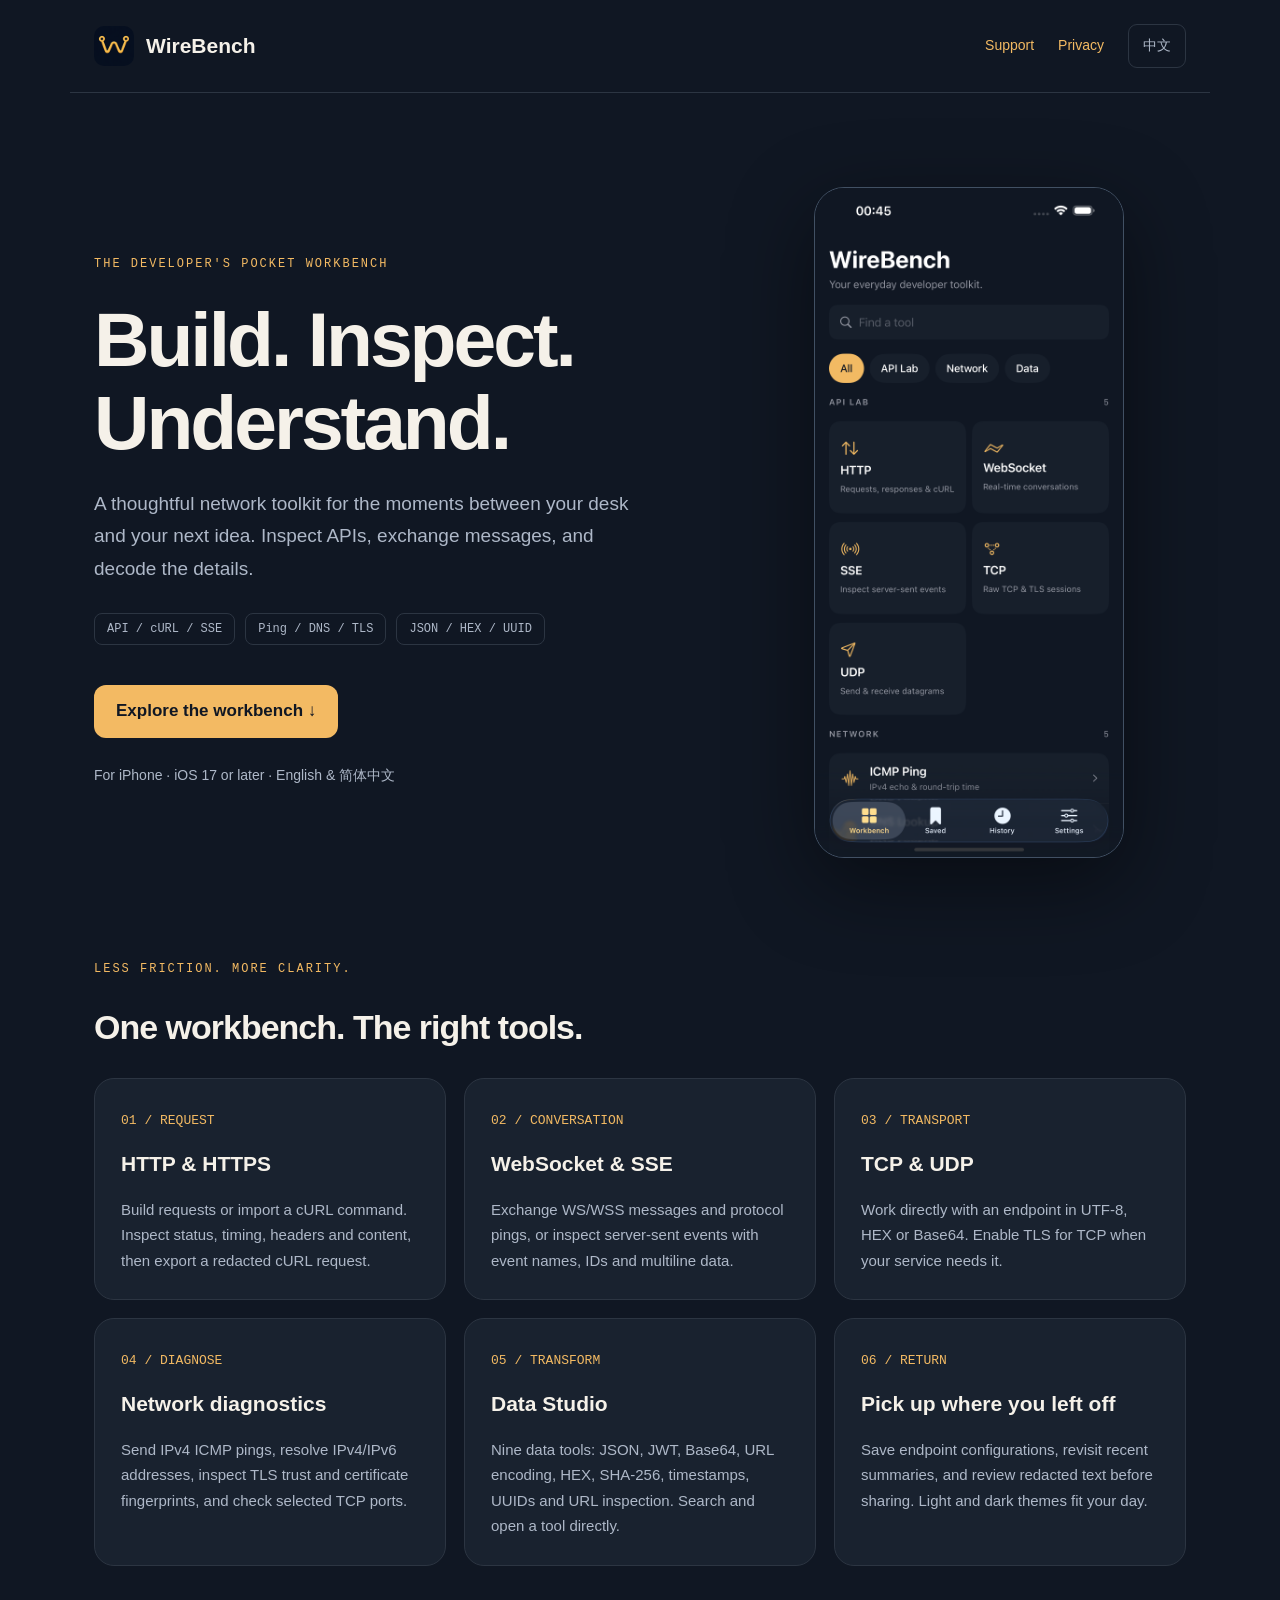
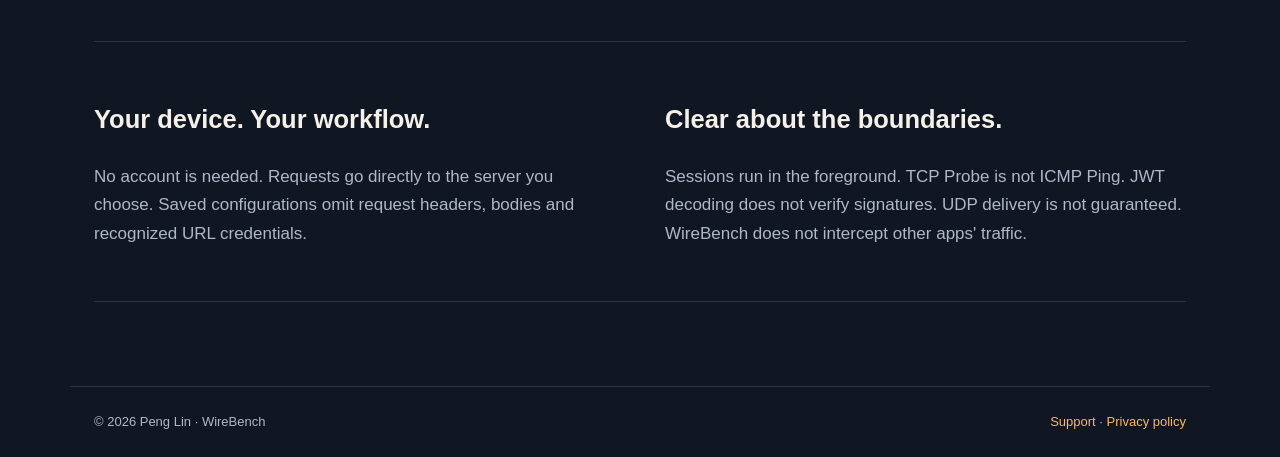
<file: index.html>
<!doctype html><html lang="en"><head><meta charset="utf-8"><meta name="viewport" content="width=device-width,initial-scale=1"><meta name="description" content="WireBench — a native network workbench for iPhone. API clients, ICMP Ping, DNS, TLS, cURL and everyday data tools."><meta name="theme-color" content="#101723"><title>WireBench — Your everyday developer toolkit</title><link rel="icon" href="icon.png"><link rel="stylesheet" href="style.css"></head><body>
<header><a class="brand" href="./"><img src="icon.png" alt="">WireBench</a><nav><a href="support.html" data-en="Support" data-zh="使用支持">Support</a><a href="privacy.html" data-en="Privacy" data-zh="隐私政策">Privacy</a><button id="language" aria-label="Switch language">中文</button></nav></header>
<main><section class="hero"><div><p class="eyebrow" data-en="THE DEVELOPER'S POCKET WORKBENCH" data-zh="开发者的随身联调台">THE DEVELOPER'S POCKET WORKBENCH</p><h1 data-en="Build. Inspect.<br>Understand." data-zh="开发所需，<br>随手可用。">Build. Inspect.<br>Understand.</h1><p class="lead" data-en="A thoughtful network toolkit for the moments between your desk and your next idea. Inspect APIs, exchange messages, and decode the details." data-zh="为日常开发中的小任务准备。检查接口、收发报文、解析数据，在 iPhone 上把问题看清楚。">A thoughtful network toolkit for the moments between your desk and your next idea. Inspect APIs, exchange messages, and decode the details.</p><div class="pillrow"><span class="pill">API / cURL / SSE</span><span class="pill">Ping / DNS / TLS</span><span class="pill">JSON / HEX / UUID</span></div><a class="cta" href="#tools" data-en="Explore the workbench ↓" data-zh="了解工具能力 ↓">Explore the workbench ↓</a><p class="note" data-en="For iPhone · iOS 17 or later · English & 简体中文" data-zh="适用于 iPhone · iOS 17 及以上 · 中英文">For iPhone · iOS 17 or later · English & 简体中文</p></div><img class="shot" src="workbench.png" alt="WireBench running on iPhone, showing its network tools"></section>
<section id="tools"><p class="eyebrow" data-en="LESS FRICTION. MORE CLARITY." data-zh="让每一次联调更清晰">LESS FRICTION. MORE CLARITY.</p><h2 class="section-title" data-en="One workbench. The right tools." data-zh="一个工作台，装下常用工具。">One workbench. The right tools.</h2><div class="grid">
<article class="card"><span class="number">01 / REQUEST</span><h3>HTTP & HTTPS</h3><p data-en="Build requests or import a cURL command. Inspect status, timing, headers and content, then export a redacted cURL request." data-zh="编辑请求或导入 cURL，查看状态码、耗时、响应头和内容，再导出脱敏后的 cURL 请求。">Build requests or import a cURL command. Inspect status, timing, headers and content, then export a redacted cURL request.</p></article>
<article class="card"><span class="number">02 / CONVERSATION</span><h3>WebSocket & SSE</h3><p data-en="Exchange WS/WSS messages and protocol pings, or inspect server-sent events with event names, IDs and multiline data." data-zh="收发 WS / WSS 消息与协议 Ping，或订阅 SSE，查看事件类型、ID 和多行数据。">Exchange WS/WSS messages and protocol pings, or inspect server-sent events with event names, IDs and multiline data.</p></article>
<article class="card"><span class="number">03 / TRANSPORT</span><h3>TCP & UDP</h3><p data-en="Work directly with an endpoint in UTF-8, HEX or Base64. Enable TLS for TCP when your service needs it." data-zh="直接与端点交换数据，支持 UTF-8、HEX 与 Base64。服务需要加密时，可为 TCP 启用 TLS。">Work directly with an endpoint in UTF-8, HEX or Base64. Enable TLS for TCP when your service needs it.</p></article>
<article class="card"><span class="number">04 / DIAGNOSE</span><h3 data-en="Network diagnostics" data-zh="网络诊断">Network diagnostics</h3><p data-en="Send IPv4 ICMP pings, resolve IPv4/IPv6 addresses, inspect TLS trust and certificate fingerprints, and check selected TCP ports." data-zh="发送 IPv4 ICMP Ping，查询 IPv4 / IPv6 地址，检查 TLS 信任与证书指纹，检测指定 TCP 端口。">Send IPv4 ICMP pings, resolve IPv4/IPv6 addresses, inspect TLS trust and certificate fingerprints, and check selected TCP ports.</p></article>
<article class="card"><span class="number">05 / TRANSFORM</span><h3 data-en="Data Studio" data-zh="数据工坊">Data Studio</h3><p data-en="Nine data tools: JSON, JWT, Base64, URL encoding, HEX, SHA-256, timestamps, UUIDs and URL inspection. Search and open a tool directly." data-zh="九种数据工具：JSON、JWT、Base64、URL 编解码、HEX、SHA-256、时间戳、UUID、URL 解析。支持搜索和直接打开。">Nine data tools: JSON, JWT, Base64, URL encoding, HEX, SHA-256, timestamps, UUIDs and URL inspection. Search and open a tool directly.</p></article>
<article class="card"><span class="number">06 / RETURN</span><h3 data-en="Pick up where you left off" data-zh="常用端点，随时再用">Pick up where you left off</h3><p data-en="Save endpoint configurations, revisit recent summaries, and review redacted text before sharing. Light and dark themes fit your day." data-zh="保存端点配置，查看最近操作摘要，分享前检查脱敏内容。深浅色主题适应不同环境。">Save endpoint configurations, revisit recent summaries, and review redacted text before sharing. Light and dark themes fit your day.</p></article>
</div></section><section class="feature-band"><div><h2 data-en="Your device. Your workflow." data-zh="在你的设备上，按你的方式工作。">Your device. Your workflow.</h2><p data-en="No account is needed. Requests go directly to the server you choose. Saved configurations omit request headers, bodies and recognized URL credentials." data-zh="无需账号。请求直接发送到你选择的服务器。保存配置时会省略请求头、请求体与识别出的 URL 凭证。">No account is needed. Requests go directly to the server you choose. Saved configurations omit request headers, bodies and recognized URL credentials.</p></div><div><h2 data-en="Clear about the boundaries." data-zh="能力边界，同样清楚。">Clear about the boundaries.</h2><p data-en="Sessions run in the foreground. TCP Probe is not ICMP Ping. JWT decoding does not verify signatures. UDP delivery is not guaranteed. WireBench does not intercept other apps' traffic." data-zh="会话在前台运行。TCP 探测不是 ICMP Ping，JWT 解码不验证签名，UDP 不保证送达。WireBench 不截取其他 App 的流量。">Sessions run in the foreground. TCP Probe is not ICMP Ping. JWT decoding does not verify signatures. UDP delivery is not guaranteed. WireBench does not intercept other apps' traffic.</p></div></section></main>
<footer><span>© 2026 Peng Lin · WireBench</span><span><a href="support.html" data-en="Support" data-zh="使用支持">Support</a> · <a href="privacy.html" data-en="Privacy policy" data-zh="隐私政策">Privacy policy</a></span></footer><script src="language.js"></script></body></html>
</file>
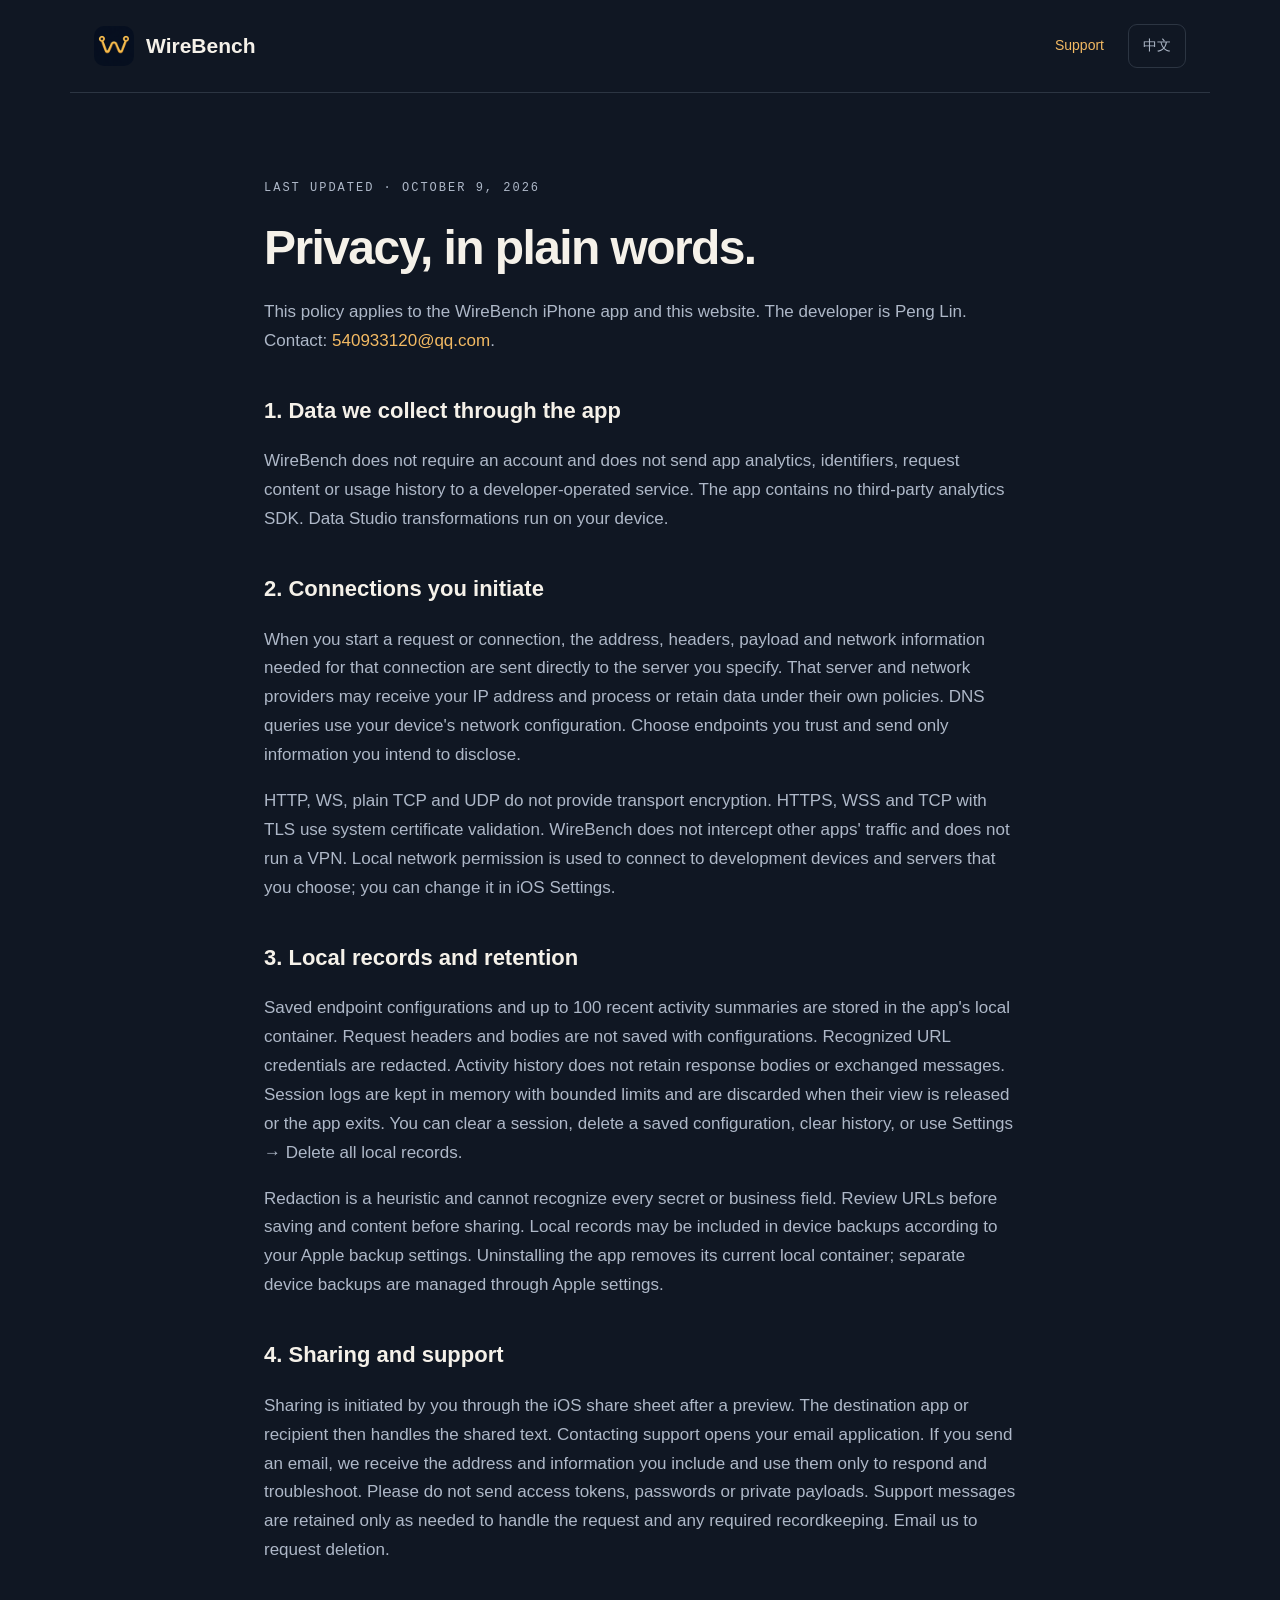
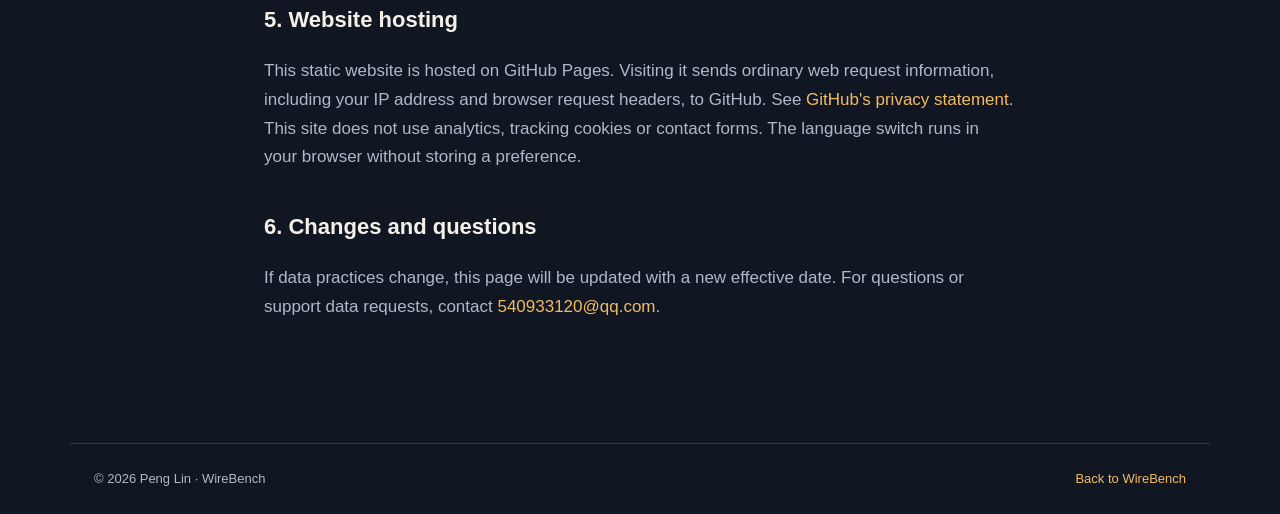
<file: privacy.html>
<!doctype html><html lang="en"><head><meta charset="utf-8"><meta name="viewport" content="width=device-width,initial-scale=1"><title>Privacy policy — WireBench</title><meta name="description" content="How WireBench handles network requests, local configurations, history and support messages."><link rel="icon" href="icon.png"><link rel="stylesheet" href="style.css"></head><body><header><a class="brand" href="./"><img src="icon.png" alt="">WireBench</a><nav><a href="support.html" data-en="Support" data-zh="使用支持">Support</a><button id="language">中文</button></nav></header><main class="document">
<article data-language="en"><p class="eyebrow">LAST UPDATED · OCTOBER 9, 2026</p><h1>Privacy, in plain words.</h1><p>This policy applies to the WireBench iPhone app and this website. The developer is Peng Lin. Contact: <a href="mailto:540933120@qq.com">540933120@qq.com</a>.</p>
<h2>1. Data we collect through the app</h2><p>WireBench does not require an account and does not send app analytics, identifiers, request content or usage history to a developer-operated service. The app contains no third-party analytics SDK. Data Studio transformations run on your device.</p>
<h2>2. Connections you initiate</h2><p>When you start a request or connection, the address, headers, payload and network information needed for that connection are sent directly to the server you specify. That server and network providers may receive your IP address and process or retain data under their own policies. DNS queries use your device's network configuration. Choose endpoints you trust and send only information you intend to disclose.</p><p>HTTP, WS, plain TCP and UDP do not provide transport encryption. HTTPS, WSS and TCP with TLS use system certificate validation. WireBench does not intercept other apps' traffic and does not run a VPN. Local network permission is used to connect to development devices and servers that you choose; you can change it in iOS Settings.</p>
<h2>3. Local records and retention</h2><p>Saved endpoint configurations and up to 100 recent activity summaries are stored in the app's local container. Request headers and bodies are not saved with configurations. Recognized URL credentials are redacted. Activity history does not retain response bodies or exchanged messages. Session logs are kept in memory with bounded limits and are discarded when their view is released or the app exits. You can clear a session, delete a saved configuration, clear history, or use Settings → Delete all local records.</p><p>Redaction is a heuristic and cannot recognize every secret or business field. Review URLs before saving and content before sharing. Local records may be included in device backups according to your Apple backup settings. Uninstalling the app removes its current local container; separate device backups are managed through Apple settings.</p>
<h2>4. Sharing and support</h2><p>Sharing is initiated by you through the iOS share sheet after a preview. The destination app or recipient then handles the shared text. Contacting support opens your email application. If you send an email, we receive the address and information you include and use them only to respond and troubleshoot. Please do not send access tokens, passwords or private payloads. Support messages are retained only as needed to handle the request and any required recordkeeping. Email us to request deletion.</p>
<h2>5. Website hosting</h2><p>This static website is hosted on GitHub Pages. Visiting it sends ordinary web request information, including your IP address and browser request headers, to GitHub. See <a href="https://docs.github.com/en/site-policy/privacy-policies/github-general-privacy-statement">GitHub's privacy statement</a>. This site does not use analytics, tracking cookies or contact forms. The language switch runs in your browser without storing a preference.</p>
<h2>6. Changes and questions</h2><p>If data practices change, this page will be updated with a new effective date. For questions or support data requests, contact <a href="mailto:540933120@qq.com">540933120@qq.com</a>.</p></article>
<article data-language="zh" hidden><p class="eyebrow">更新日期 · 2026 年 10 月 9 日</p><h1>清楚说明如何处理数据。</h1><p>本政策适用于 WireBench iPhone 应用与本网站。开发者：Peng Lin。联系方式：<a href="mailto:540933120@qq.com">540933120@qq.com</a>。</p>
<h2>1. 应用中的数据处理</h2><p>WireBench 不要求创建账号，不向开发者运营的服务发送应用分析、标识符、请求内容或使用历史。应用不集成第三方统计 SDK。数据工坊的转换在你的设备上完成。</p>
<h2>2. 你主动发起的网络连接</h2><p>当你发起请求或连接时，地址、请求头、载荷以及建立连接所需的网络信息会直接发送给你指定的服务器。该服务器及网络服务商可能接收你的 IP 地址，并按各自政策处理或保留数据。DNS 查询遵循设备的网络配置。请选择可信端点，仅发送你打算披露的信息。</p><p>HTTP、WS、普通 TCP 和 UDP 不提供传输加密。HTTPS、WSS 及启用 TLS 的 TCP 使用系统证书校验。WireBench 不截取其他 App 的流量，不运行 VPN。本地网络权限仅用于连接你选择的开发设备和服务器，可在 iOS 设置中调整。</p>
<h2>3. 本地记录与保留期限</h2><p>收藏端点与最多 100 条最近操作摘要保存在应用本地容器。保存配置时不保存请求头或请求体，并对识别出的 URL 凭证脱敏。历史记录不保存响应体和收发消息。会话报文只在有限额的内存中保留，在相应页面释放或应用退出后丢弃。你可以清空会话、删除收藏、清空历史，或进入“设置 → 删除全部本地记录”。</p><p>自动脱敏无法识别全部秘密或业务字段。保存前请检查 URL，分享前请检查内容。本地记录可能根据你的 Apple 备份设置包含在设备备份中。卸载应用会删除当前本地容器；独立的设备备份请在 Apple 设置中管理。</p>
<h2>4. 分享与支持邮件</h2><p>分享由你主动发起，在预览后通过 iOS 分享面板发送，之后由目标应用或接收者处理。联系支持会打开邮件应用。若你发送邮件，我们会收到邮箱地址和邮件中包含的信息，仅用于回复和排查问题。请勿发送访问令牌、密码或私密报文。支持邮件仅在处理问题及必要记录所需期间保留，你可以发送邮件申请删除。</p>
<h2>5. 网站托管</h2><p>本静态网站托管于 GitHub Pages。访问时，IP 地址、浏览器请求头等普通网页请求信息会传送给 GitHub。请参阅 <a href="https://docs.github.com/en/site-policy/privacy-policies/github-general-privacy-statement">GitHub 隐私声明</a>。本站不使用统计分析、追踪 Cookie 或联系表单。语言切换仅在浏览器运行，不保存偏好。</p>
<h2>6. 政策更新与问题</h2><p>数据处理方式变化时，我们会更新本页及生效日期。如有问题或希望处理支持邮件中的个人信息，请联系 <a href="mailto:540933120@qq.com">540933120@qq.com</a>。</p></article>
</main><footer><span>© 2026 Peng Lin · WireBench</span><a href="./" data-en="Back to WireBench" data-zh="返回 WireBench">Back to WireBench</a></footer><script src="language.js"></script></body></html>
</file>
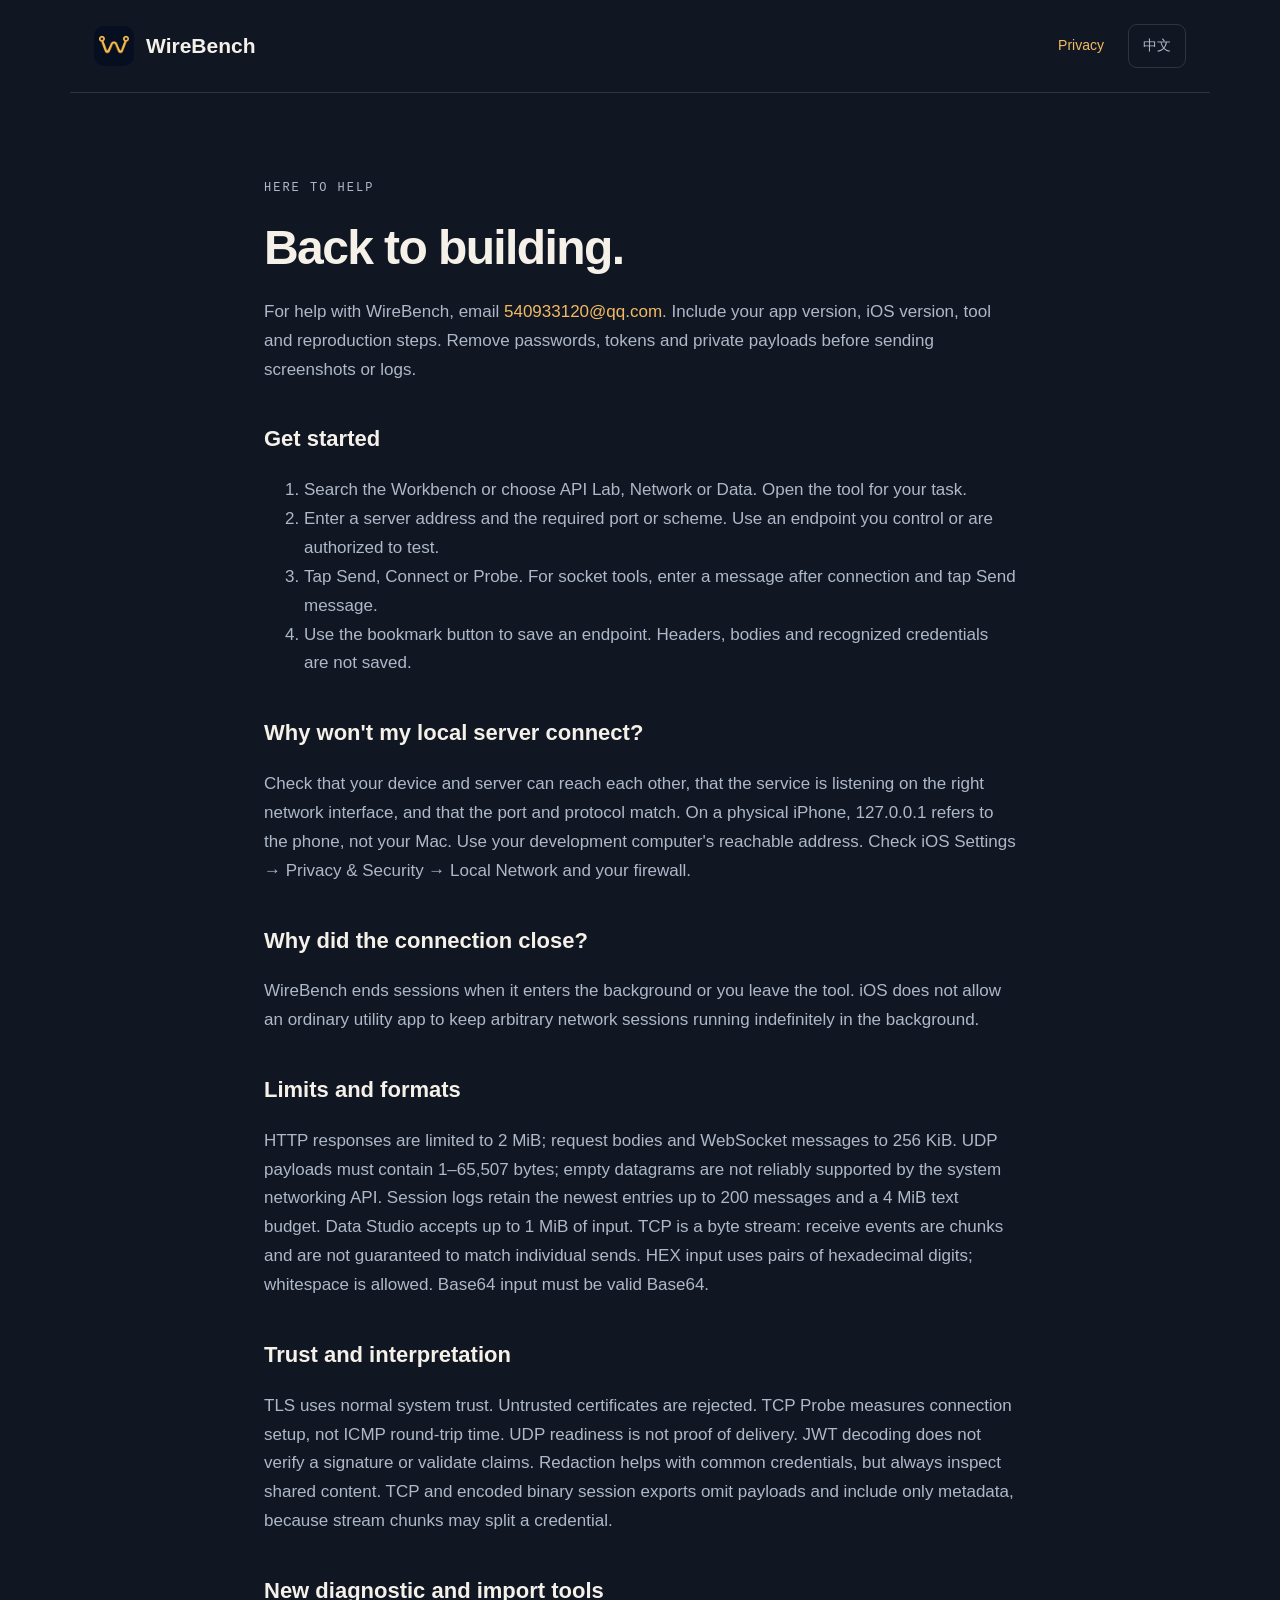
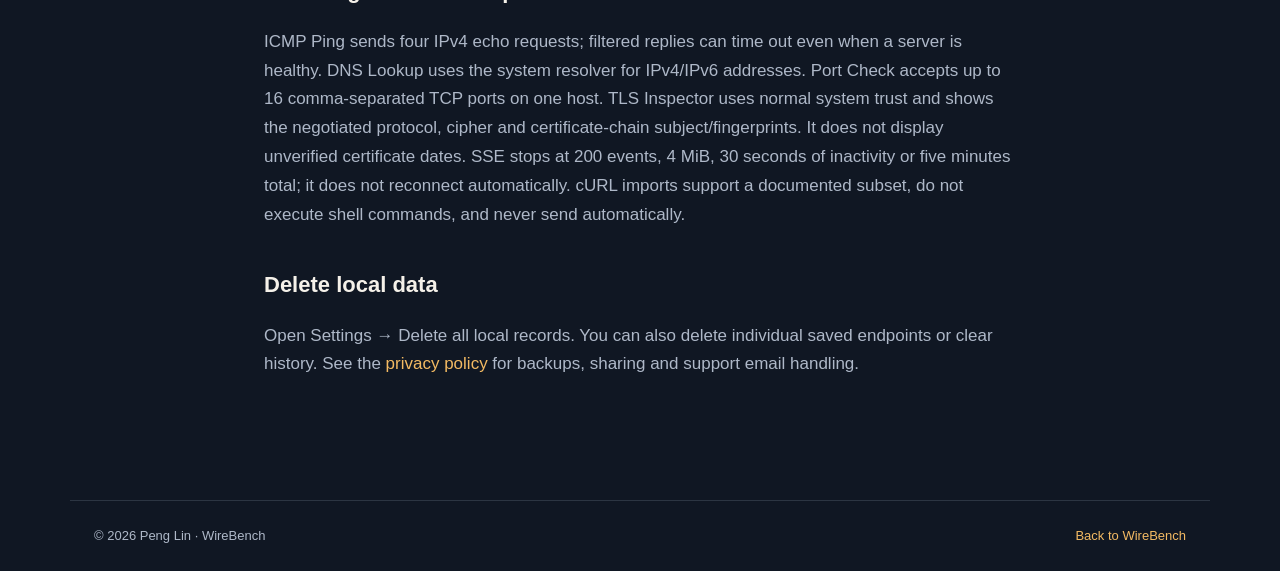
<file: support.html>
<!doctype html><html lang="en"><head><meta charset="utf-8"><meta name="viewport" content="width=device-width,initial-scale=1"><title>Support — WireBench</title><meta name="description" content="WireBench support, getting started, connection help and developer contact."><link rel="icon" href="icon.png"><link rel="stylesheet" href="style.css"></head><body><header><a class="brand" href="./"><img src="icon.png" alt="">WireBench</a><nav><a href="privacy.html" data-en="Privacy" data-zh="隐私政策">Privacy</a><button id="language">中文</button></nav></header><main class="document">
<article data-language="en"><p class="eyebrow">HERE TO HELP</p><h1>Back to building.</h1><p>For help with WireBench, email <a href="mailto:540933120@qq.com?subject=WireBench%20Support">540933120@qq.com</a>. Include your app version, iOS version, tool and reproduction steps. Remove passwords, tokens and private payloads before sending screenshots or logs.</p><h2>Get started</h2><ol><li>Search the Workbench or choose API Lab, Network or Data. Open the tool for your task.</li><li>Enter a server address and the required port or scheme. Use an endpoint you control or are authorized to test.</li><li>Tap Send, Connect or Probe. For socket tools, enter a message after connection and tap Send message.</li><li>Use the bookmark button to save an endpoint. Headers, bodies and recognized credentials are not saved.</li></ol><h2>Why won't my local server connect?</h2><p>Check that your device and server can reach each other, that the service is listening on the right network interface, and that the port and protocol match. On a physical iPhone, 127.0.0.1 refers to the phone, not your Mac. Use your development computer's reachable address. Check iOS Settings → Privacy & Security → Local Network and your firewall.</p><h2>Why did the connection close?</h2><p>WireBench ends sessions when it enters the background or you leave the tool. iOS does not allow an ordinary utility app to keep arbitrary network sessions running indefinitely in the background.</p><h2>Limits and formats</h2><p>HTTP responses are limited to 2 MiB; request bodies and WebSocket messages to 256 KiB. UDP payloads must contain 1–65,507 bytes; empty datagrams are not reliably supported by the system networking API. Session logs retain the newest entries up to 200 messages and a 4 MiB text budget. Data Studio accepts up to 1 MiB of input. TCP is a byte stream: receive events are chunks and are not guaranteed to match individual sends. HEX input uses pairs of hexadecimal digits; whitespace is allowed. Base64 input must be valid Base64.</p><h2>Trust and interpretation</h2><p>TLS uses normal system trust. Untrusted certificates are rejected. TCP Probe measures connection setup, not ICMP round-trip time. UDP readiness is not proof of delivery. JWT decoding does not verify a signature or validate claims. Redaction helps with common credentials, but always inspect shared content. TCP and encoded binary session exports omit payloads and include only metadata, because stream chunks may split a credential.</p><h2>New diagnostic and import tools</h2><p>ICMP Ping sends four IPv4 echo requests; filtered replies can time out even when a server is healthy. DNS Lookup uses the system resolver for IPv4/IPv6 addresses. Port Check accepts up to 16 comma-separated TCP ports on one host. TLS Inspector uses normal system trust and shows the negotiated protocol, cipher and certificate-chain subject/fingerprints. It does not display unverified certificate dates. SSE stops at 200 events, 4 MiB, 30 seconds of inactivity or five minutes total; it does not reconnect automatically. cURL imports support a documented subset, do not execute shell commands, and never send automatically.</p><h2>Delete local data</h2><p>Open Settings → Delete all local records. You can also delete individual saved endpoints or clear history. See the <a href="privacy.html">privacy policy</a> for backups, sharing and support email handling.</p></article>
<article data-language="zh" hidden><p class="eyebrow">使用支持</p><h1>继续专注开发。</h1><p>如需帮助，请发送邮件至 <a href="mailto:540933120@qq.com?subject=WireBench%20Support">540933120@qq.com</a>。请说明应用版本、iOS 版本、使用的工具与复现步骤。发送截图和日志前，请移除密码、令牌与私密报文。</p><h2>快速开始</h2><ol><li>在工作台搜索工具，或筛选接口联调、网络诊断与数据工具分类。</li><li>输入服务器地址及端口或协议。仅测试你拥有或获授权的端点。</li><li>点击发送、连接或探测。Socket 工具连接后可输入消息并发送。</li><li>点击书签按钮保存端点。请求头、请求体与识别出的凭证不会保存。</li></ol><h2>为什么连不上本地服务器？</h2><p>检查设备与服务器是否互通，服务是否监听正确的网络接口，端口和协议是否匹配。真机上的 127.0.0.1 指向手机自身，而非 Mac，请使用开发电脑可访问的地址。检查 iOS“设置 → 隐私与安全性 → 本地网络”以及防火墙。</p><h2>为什么连接会关闭？</h2><p>应用进入后台或离开工具页时，会结束会话。iOS 不允许普通工具应用在后台无限维持任意网络连接。</p><h2>容量与格式</h2><p>HTTP 响应上限 2 MiB，请求体和 WebSocket 单条消息上限 256 KiB。UDP 发送内容应包含 1–65,507 字节；系统网络 API 无法可靠处理空数据报。会话日志最多保留最新 200 条，并有 4 MiB 文本总量限制。数据工坊输入上限 1 MiB。TCP 是字节流，接收块不保证与每次发送一一对应。HEX 输入应为成对十六进制数字，可包含空格；Base64 输入应符合 Base64 格式。</p><h2>如何理解结果？</h2><p>TLS 使用系统信任校验，不可信证书会被拒绝。TCP 探测测量建连耗时，并非 ICMP 往返时间。UDP 就绪不代表已送达。JWT 解码不验证签名或声明可信性。脱敏只能帮助识别常见凭证，请务必检查分享内容。TCP 与编码后二进制会话的导出省略报文，仅保留元数据，因为流分块可能拆开一个凭证。</p><h2>新增诊断与导入工具</h2><p>ICMP Ping 发送 4 次 IPv4 回显请求，服务正常时也可能因过滤而超时。DNS 查询使用系统解析器返回 IPv4 / IPv6 地址。端口检测支持单主机最多 16 个以英文逗号分隔的 TCP 端口。TLS 检查使用系统信任，展示协商协议、密码套件以及证书链主体和指纹，不显示未经读取的证书日期。SSE 达到 200 条事件、4 MiB、30 秒无活动或总时长 5 分钟时停止，不自动重连。cURL 导入仅支持应用列明的语法子集，不执行 Shell 命令，也不会自动发送。</p><h2>删除本地数据</h2><p>进入“设置 → 删除全部本地记录”，也可单独删除收藏或清空历史。关于备份、分享与支持邮件处理，请查看<a href="privacy.html">隐私政策</a>。</p></article>
</main><footer><span>© 2026 Peng Lin · WireBench</span><a href="./" data-en="Back to WireBench" data-zh="返回 WireBench">Back to WireBench</a></footer><script src="language.js"></script></body></html>
</file>
<file: style.css>
:root{color-scheme:dark;--bg:#101723;--card:#19222f;--line:#2c3542;--ink:#f5f1e9;--muted:#aeb8c8;--gold:#f3ba63}*{box-sizing:border-box}html{scroll-behavior:smooth}body{margin:0;background:var(--bg);color:var(--ink);font:17px/1.7 -apple-system,BlinkMacSystemFont,"Segoe UI",sans-serif}a{color:var(--gold);text-decoration:none}a:hover{text-decoration:underline}header,main,footer{max-width:1140px;margin:auto;padding:24px}header{display:flex;justify-content:space-between;align-items:center;border-bottom:1px solid var(--line);gap:24px}.brand{display:flex;align-items:center;gap:12px;color:var(--ink);font-size:21px;font-weight:700}.brand img{width:40px;height:40px;border-radius:10px}nav{display:flex;gap:24px;align-items:center;font-size:14px}button{background:transparent;color:var(--muted);border:1px solid var(--line);padding:9px 14px;border-radius:9px;font:inherit;cursor:pointer}button:hover{border-color:var(--gold)}.hero{display:grid;grid-template-columns:1.15fr 0.85fr;gap:70px;align-items:center;padding:70px 0 90px}.eyebrow{font:12px/1.6 ui-monospace,monospace;letter-spacing:2px;color:var(--gold);text-transform:uppercase}h1{font-size:clamp(46px,6vw,78px);line-height:1.08;letter-spacing:-3px;font-weight:650;margin:24px 0}h1 em{font-style:normal;color:var(--gold)}.lead{color:var(--muted);font-size:19px;max-width:550px}.pillrow{display:flex;gap:10px;flex-wrap:wrap;margin:28px 0}.pill{border:1px solid var(--line);padding:5px 12px;border-radius:8px;color:var(--muted);font:12px/1.7 ui-monospace,monospace}.cta{display:inline-block;background:var(--gold);color:var(--bg);border-radius:12px;padding:12px 22px;font-weight:650;margin:12px 14px 12px 0}.shot{max-width:310px;width:100%;border-radius:30px;border:1px solid #415063;box-shadow:0 25px 85px #0007;display:block;margin:auto}.section-title{font-size:34px;letter-spacing:-1px;line-height:1.2}.grid{display:grid;grid-template-columns:repeat(3,1fr);gap:18px;margin:30px 0 75px}.card{background:var(--card);border:1px solid var(--line);border-radius:20px;padding:26px}.card h3{font-size:21px;margin:12px 0}.card p{color:var(--muted);font-size:15px;margin-bottom:0}.number{font:13px ui-monospace,monospace;color:var(--gold)}.feature-band{border-top:1px solid var(--line);border-bottom:1px solid var(--line);padding:35px 0;display:grid;grid-template-columns:1fr 1fr;gap:50px}.feature-band p{color:var(--muted)}.note{font-size:14px;color:var(--muted)}footer{margin-top:60px;border-top:1px solid var(--line);display:flex;justify-content:space-between;gap:25px;color:var(--muted);font-size:13px}.document{max-width:800px;margin:50px auto 80px}.document h1{font-size:48px;letter-spacing:-1.6px}.document h2{font-size:22px;margin-top:36px}.document p,.document li{color:var(--muted)}.document a{overflow-wrap:anywhere}[hidden]{display:none!important}@media(max-width:760px){header{flex-wrap:wrap}nav{gap:16px}.hero{grid-template-columns:1fr;gap:40px;padding:38px 0 65px}h1{letter-spacing:-2px}.hero .shot{max-width:270px}.grid{grid-template-columns:1fr}.feature-band{grid-template-columns:1fr;gap:15px}footer{flex-direction:column}.document h1{font-size:38px}}@media(prefers-reduced-motion:reduce){html{scroll-behavior:auto}}
</file>
